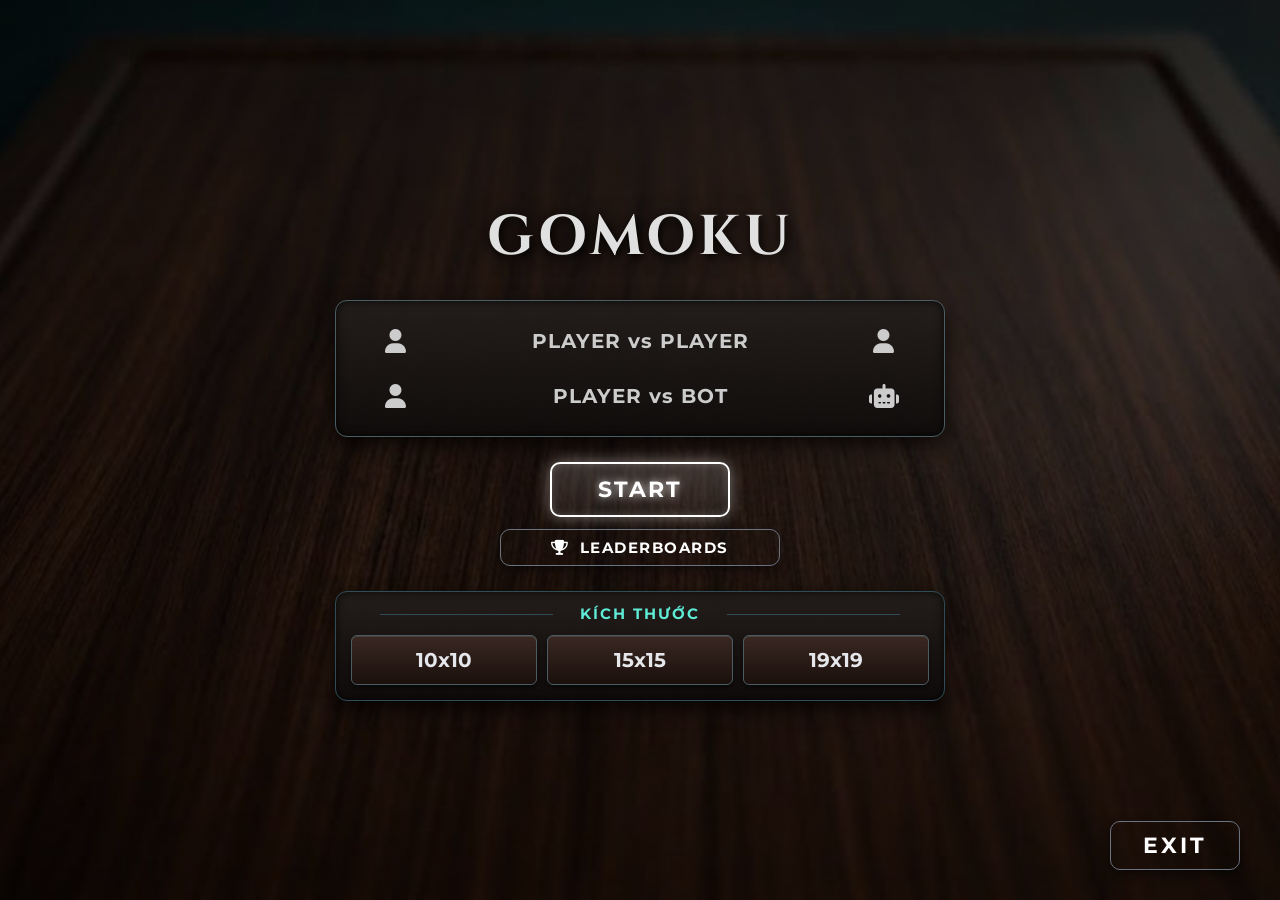
<file: giaodienmanhinh/index.html>
<!DOCTYPE html>
<html lang="vi">
<head>
    <meta charset="UTF-8">
    <meta name="viewport" content="width=device-width, initial-scale=1.0">
    <title>Gomoku Game</title>
    <link rel="stylesheet" href="https://cdnjs.cloudflare.com/ajax/libs/font-awesome/6.4.0/css/all.min.css">
    <link href="https://fonts.googleapis.com/css2?family=Cinzel:wght@700&family=Montserrat:wght@600;700&display=swap" rel="stylesheet">
    <link rel="stylesheet" href="style.css">
</head>
<body>

    <!-- 1. MÀN HÌNH MENU BAN ĐẦU -->
    <div id="menu-screen" class="game-container">
        <h1 class="title">GOMOKU</h1>
        <div class="panel mode-panel">
            <div class="mode-option">
                <i class="fa-solid fa-user icon"></i>
                <span>PLAYER vs PLAYER</span>
                <i class="fa-solid fa-user icon"></i>
            </div>
            <div class="mode-option">
                <i class="fa-solid fa-user icon"></i>
                <span>PLAYER vs BOT</span>
                <i class="fa-solid fa-robot icon"></i>
            </div>
        </div>
        <div class="action-buttons">
            <button id="start-btn" class="btn btn-main">START</button>
            <button class="btn btn-sub"><i class="fa-solid fa-trophy"></i> LEADERBOARDS</button>
        </div>
        <div class="panel size-panel">
            <div class="size-title"><span>KÍCH THƯỚC</span></div>
            <div class="size-options">
                <button class="btn-size">10x10</button>
                <button class="btn-size">15x15</button>
                <button class="btn-size">19x19</button>
            </div>
        </div>
        <button class="btn btn-exit">EXIT</button>
    </div>

    <!-- 2. MÀN HÌNH BÀN CỜ -->
    <div id="game-screen" class="game-play-container hidden">
        <h1 class="game-header-title">GOMOKU - 10x10</h1>
        
        <div class="game-layout">
            <!-- Cột trái -->
            <div class="left-sidebar">
                <div class="players-card">
                    <div class="player-box">
                        <i class="fa-solid fa-user player-icon"></i>
                        <span class="p-name">Player 1</span>
                        <span class="p-symbol symbol-x">✖</span>
                        <div class="turn-badge">➔ ĐI TIẾP</div>
                    </div>
                    <div class="player-box">
                        <i class="fa-solid fa-robot player-icon"></i>
                        <span class="p-name">Player 2</span>
                        <span class="p-symbol symbol-o">⭕</span>
                        <div class="turn-badge">➔ ĐI TIẾP</div>
                    </div>
                </div>

                <div class="panel control-panel">
                    <div class="panel-header">BẢNG ĐIỀU KHIỂN</div>
                    <div class="control-row">
                        <button class="ctrl-btn"><i class="fa-solid fa-arrow-left"></i> ĐI LẠI</button>
                        <button class="ctrl-btn"><i class="fa-solid fa-rotate-right"></i> KHÔI PHỤC</button>
                    </div>
                    <button id="save-btn" class="ctrl-btn full-btn"><i class="fa-solid fa-folder"></i> LƯU GAME</button>
                    <button id="pause-btn" class="ctrl-btn full-btn"><i class="fa-solid fa-pause"></i> DỪNG GAME</button>
                </div>
            </div>

            <!-- Bàn cờ + POPUP -->
            <div class="board-wrapper">
                <div id="board" class="gomoku-board"></div>

                <!-- POPUP DỪNG GAME -->
                <div id="pause-modal" class="win-modal hidden">
                    <div class="win-box">
                        <h2 class="win-title">TẠM DỪNG</h2>
                        <div class="win-player"></div>
                        <div class="win-divider"></div>
                        <button id="resume-btn" class="win-btn">
                            <i class="fa-solid fa-play"></i> TIẾP TỤC
                        </button>
                        <button id="quit-home-btn" class="win-btn">
                            <i class="fa-solid fa-house"></i> VỀ TRANG CHỦ
                        </button>
                    </div>
                </div>

                <!-- POPUP THẮNG CUỘC -->
                <div id="win-modal" class="win-modal hidden">
                    <div class="win-box">
                        <h2 class="win-title">THẮNG CUỘC</h2>
                        <div class="win-player">PLAYER 1</div>
                        <div class="win-divider"></div>
                        <button id="replay-btn" class="win-btn">
                            <i class="fa-solid fa-forward-step"></i> XEM LẠI TRẬN ĐẤU
                        </button>
                        <button id="win-home-btn" class="win-btn">
                            <i class="fa-solid fa-house"></i> QUAY VỀ TRANG CHỦ
                        </button>
                    </div>
                </div>
            </div>

            <!-- Cột phải: Bảng xếp hạng -->
            <div class="right-sidebar">
                <div class="panel leaderboard-panel">
                    <div class="panel-header">BẢNG XẾP HẠNG</div>
                    <div class="leaderboard-table">
                        <div class="lb-header">
                            <span>Hạng</span>
                            <span>Người chơi</span>
                        </div>
                        <div class="lb-row"><span class="rank rank-1">1</span><span class="name">A</span></div>
                        <div class="lb-row"><span class="rank rank-2">2</span><span class="name">B</span></div>
                        <div class="lb-row"><span class="rank rank-3">3</span><span class="name">C</span></div>
                        <div class="lb-row"><span class="rank">4</span><span class="name">D</span></div>
                        <div class="lb-row"><span class="rank">5</span><span class="name"></span></div>
                        <div class="lb-row"><span class="rank">6</span><span class="name"></span></div>
                        <div class="lb-row"><span class="rank">7</span><span class="name"></span></div>
                        <div class="lb-row"><span class="rank">8</span><span class="name"></span></div>
                    </div>
                </div>
            </div>
        </div>
    </div>

    <script src="script.js"></script>
</body>
</html>
</file>
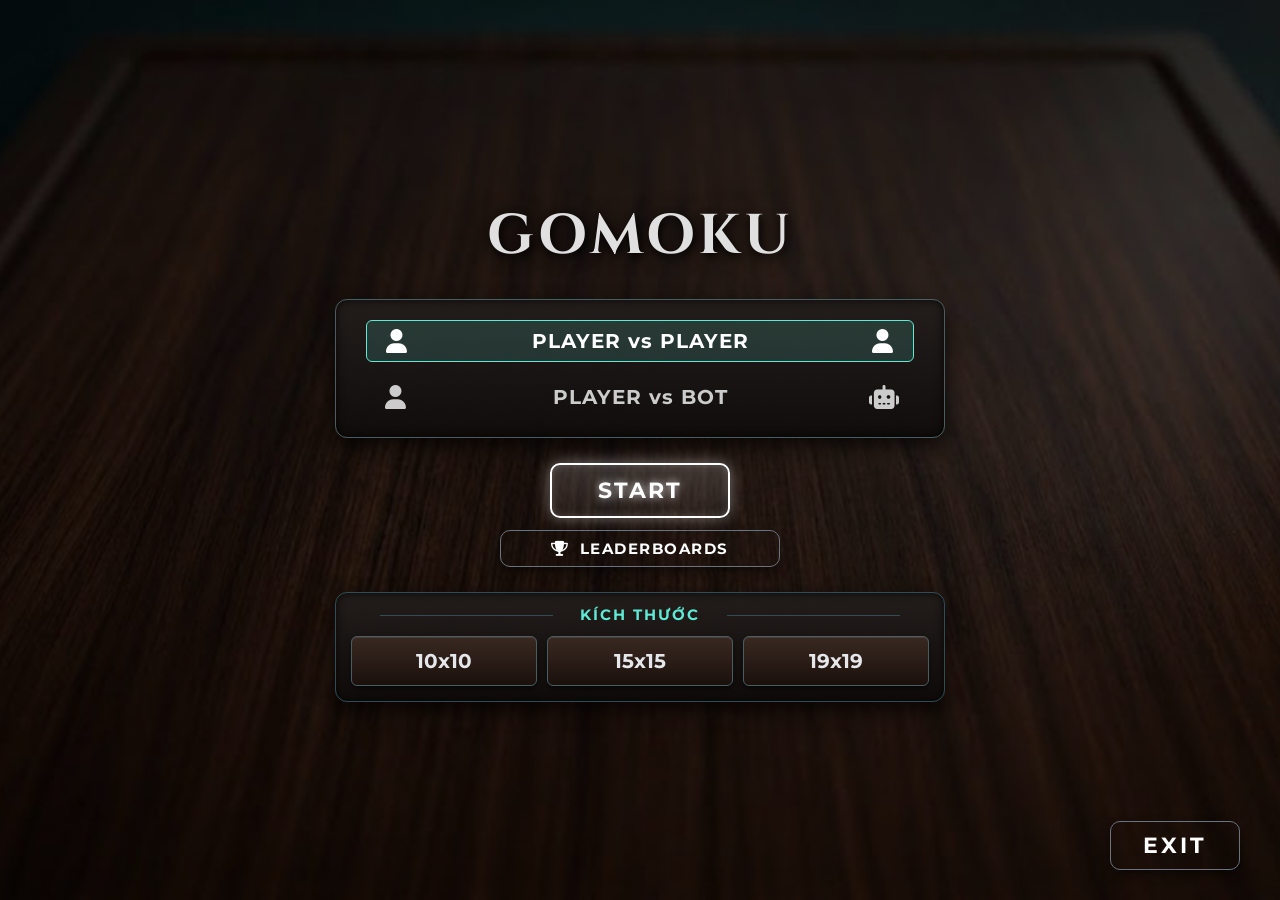
<file: giaodienmanhinhcapnhat/index.html>
<!DOCTYPE html>
<html lang="vi">
<head>
    <meta charset="UTF-8">
    <meta name="viewport" content="width=device-width, initial-scale=1.0">
    <title>Gomoku Game</title>
    <link rel="stylesheet" href="https://cdnjs.cloudflare.com/ajax/libs/font-awesome/6.4.0/css/all.min.css">
    <link href="https://fonts.googleapis.com/css2?family=Cinzel:wght@700&family=Montserrat:wght@600;700&display=swap" rel="stylesheet">
    <link rel="stylesheet" href="style.css">
</head>
<body>

    <!-- 1. MÀN HÌNH MENU BAN ĐẦU -->
    <div id="menu-screen" class="game-container">
        <h1 class="title">GOMOKU</h1>

        <div class="panel mode-panel">
            <div class="mode-option active" data-mode="pvp">
                <i class="fa-solid fa-user icon"></i>
                <span>PLAYER vs PLAYER</span>
                <i class="fa-solid fa-user icon"></i>
            </div>
            <div class="mode-option" data-mode="pvb">
                <i class="fa-solid fa-user icon"></i>
                <span>PLAYER vs BOT</span>
                <i class="fa-solid fa-robot icon"></i>
            </div>
        </div>

        <div class="action-buttons">
            <button id="start-btn" class="btn btn-main">START</button>
            <button class="btn btn-sub"><i class="fa-solid fa-trophy"></i> LEADERBOARDS</button>
        </div>

        <div class="panel size-panel">
            <div class="size-title"><span>KÍCH THƯỚC</span></div>
            <div class="size-options">
                <button class="btn-size">10x10</button>
                <button class="btn-size">15x15</button>
                <button class="btn-size">19x19</button>
            </div>
        </div>

        <button class="btn btn-exit">EXIT</button>
    </div>

    <!-- 2. MÀN HÌNH BÀN CỜ -->
    <div id="game-screen" class="game-play-container hidden">
        <h1 class="game-header-title">GOMOKU - 10x10</h1>
        
        <div class="game-layout">
            <!-- Cột trái -->
            <div class="left-sidebar">
                <div class="players-card">
                    <div class="player-box active">
                        <i class="fa-solid fa-user player-icon"></i>
                        <span class="p-name">Player 1</span>
                        <span class="p-symbol symbol-x">✖</span>
                        <div class="turn-badge">➔ ĐI TIẾP</div>
                    </div>
                    <div class="player-box">
                        <i id="p2-icon" class="fa-solid fa-user player-icon"></i>
                        <span id="p2-name" class="p-name">Player 2</span>
                        <span class="p-symbol symbol-o">⭕</span>
                        <div class="turn-badge">➔ ĐI TIẾP</div>
                    </div>
                </div>

                <div class="panel control-panel">
                    <div class="panel-header">BẢNG ĐIỀU KHIỂN</div>
                    <div class="control-row">
                        <button class="ctrl-btn"><i class="fa-solid fa-arrow-left"></i> ĐI LẠI</button>
                        <button class="ctrl-btn"><i class="fa-solid fa-rotate-right"></i> KHÔI PHỤC</button>
                    </div>
                    <button id="save-btn" class="ctrl-btn full-btn"><i class="fa-solid fa-folder"></i> LƯU GAME</button>
                    <button id="pause-btn" class="ctrl-btn full-btn"><i class="fa-solid fa-pause"></i> DỪNG GAME</button>
                </div>
            </div>

            <!-- Bàn cờ + POPUP -->
            <div class="board-wrapper">
                <div id="board" class="gomoku-board"></div>

                <!-- POPUP DỪNG GAME -->
                <div id="pause-modal" class="win-modal hidden">
                    <div class="win-box">
                        <h2 class="win-title">TẠM DỪNG</h2>
                        <div class="win-player"></div>
                        <div class="win-divider"></div>
                        <button id="resume-btn" class="win-btn">
                            <i class="fa-solid fa-play"></i> TIẾP TỤC
                        </button>
                        <button id="quit-home-btn" class="win-btn">
                            <i class="fa-solid fa-house"></i> VỀ TRANG CHỦ
                        </button>
                    </div>
                </div>

                <!-- POPUP THẮNG CUỘC -->
                <div id="win-modal" class="win-modal hidden">
                    <div class="win-box">
                        <h2 class="win-title">THẮNG CUỘC</h2>
                        <div class="win-player">PLAYER 1</div>
                        <div class="win-divider"></div>
                        <button id="replay-btn" class="win-btn">
                            <i class="fa-solid fa-forward-step"></i> XEM LẠI TRẬN ĐẤU
                        </button>
                        <button id="win-home-btn" class="win-btn">
                            <i class="fa-solid fa-house"></i> QUAY VỀ TRANG CHỦ
                        </button>
                    </div>
                </div>
            </div>

            <!-- Cột phải: Bảng xếp hạng -->
            <div class="right-sidebar">
                <div class="panel leaderboard-panel">
                    <div class="panel-header">BẢNG XẾP HẠNG</div>
                    <div class="leaderboard-table">
                        <div class="lb-header">
                            <span>Hạng</span>
                            <span>Người chơi</span>
                        </div>
                        <div class="lb-row"><span class="rank rank-1">1</span><span class="name">A</span></div>
                        <div class="lb-row"><span class="rank rank-2">2</span><span class="name">B</span></div>
                        <div class="lb-row"><span class="rank rank-3">3</span><span class="name">C</span></div>
                        <div class="lb-row"><span class="rank">4</span><span class="name">D</span></div>
                        <div class="lb-row"><span class="rank">5</span><span class="name"></span></div>
                        <div class="lb-row"><span class="rank">6</span><span class="name"></span></div>
                        <div class="lb-row"><span class="rank">7</span><span class="name"></span></div>
                        <div class="lb-row"><span class="rank">8</span><span class="name"></span></div>
                    </div>
                </div>
            </div>
        </div>
    </div>

    <script src="script.js"></script>
</body>
</html>
</file>
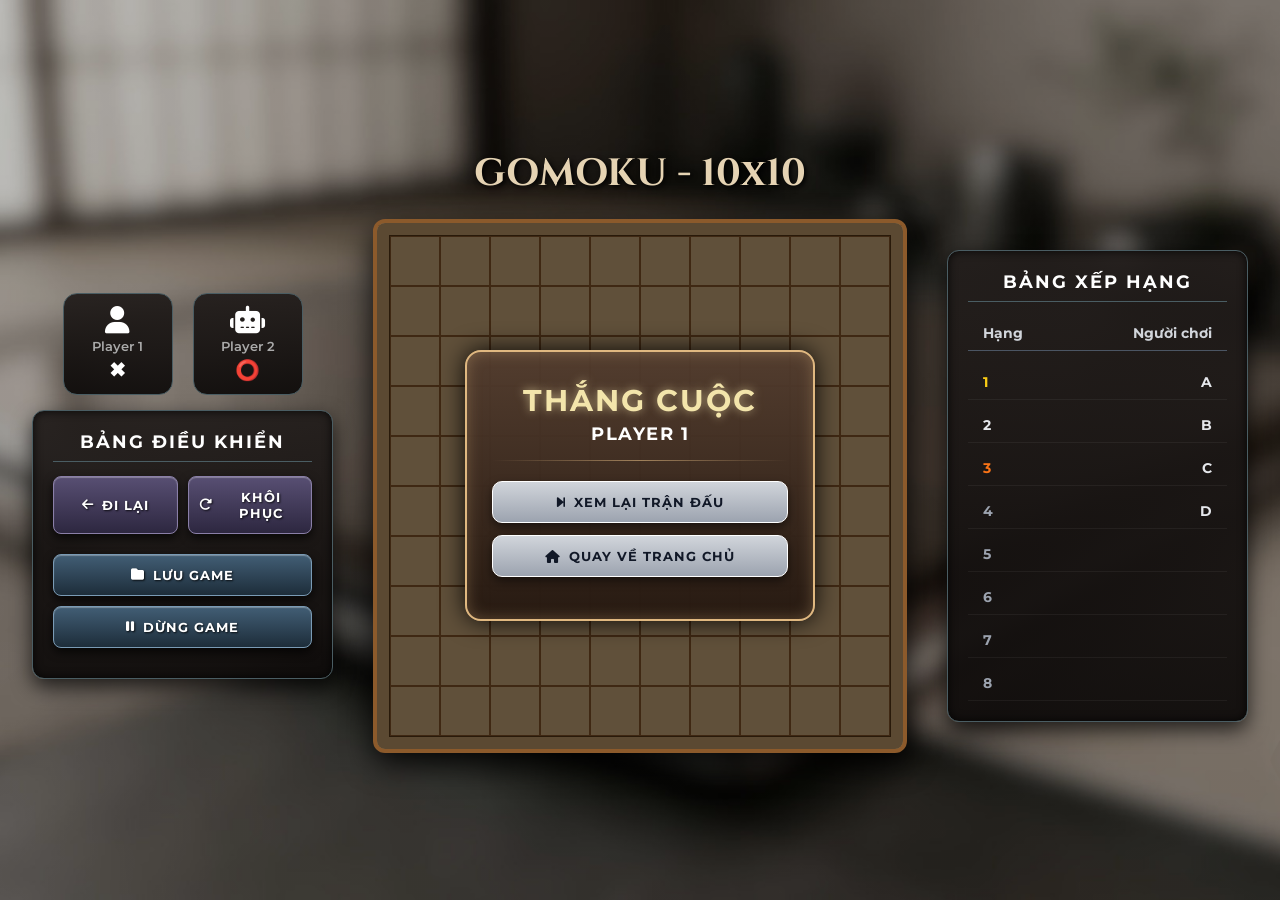
<file: giaodienmanhinh/win.html>
<!DOCTYPE html>
<html lang="vi">
<head>
    <meta charset="UTF-8">
    <meta name="viewport" content="width=device-width, initial-scale=1.0">
    <title>Gomoku - Thắng Cuộc</title>
    <link rel="stylesheet" href="https://cdnjs.cloudflare.com/ajax/libs/font-awesome/6.4.0/css/all.min.css">
    <link href="https://fonts.googleapis.com/css2?family=Cinzel:wght@700&family=Montserrat:wght@600;700&display=swap" rel="stylesheet">
    <link rel="stylesheet" href="style.css">
</head>
<body>

    <div class="game-play-container">
        <h1 class="game-header-title">GOMOKU - 10x10</h1>
        
        <div class="game-layout">
            <!-- Cột trái -->
            <div class="left-sidebar">
                <div class="players-card">
                    <div class="player-box">
                        <i class="fa-solid fa-user player-icon"></i>
                        <span class="p-name">Player 1</span>
                        <span class="p-symbol symbol-x">✖</span>
                        <div class="turn-badge">➔ ĐI TIẾP</div>
                    </div>
                    <div class="player-box">
                        <i class="fa-solid fa-robot player-icon"></i>
                        <span class="p-name">Player 2</span>
                        <span class="p-symbol symbol-o">⭕</span>
                        <div class="turn-badge">➔ ĐI TIẾP</div>
                    </div>
                </div>

                <div class="panel control-panel">
                    <div class="panel-header">BẢNG ĐIỀU KHIỂN</div>
                    <div class="control-row">
                        <button class="ctrl-btn"><i class="fa-solid fa-arrow-left"></i> ĐI LẠI</button>
                        <button class="ctrl-btn"><i class="fa-solid fa-rotate-right"></i> KHÔI PHỤC</button>
                    </div>
                    <button class="ctrl-btn full-btn"><i class="fa-solid fa-folder"></i> LƯU GAME</button>
                    <button class="ctrl-btn full-btn"><i class="fa-solid fa-pause"></i> DỪNG GAME</button>
                </div>
            </div>

            <!-- Bàn cờ & Modal Thắng cuộc hiển thị sẵn -->
            <div class="board-wrapper">
                <div id="win-board" class="gomoku-board"></div>

                <!-- KHUNG THẮNG CUỘC MẶC ĐỊNH HIỆN -->
                <div class="win-modal">
                    <div class="win-box">
                        <h2 class="win-title">THẮNG CUỘC</h2>
                        <div class="win-player">PLAYER 1</div>
                        <div class="win-divider"></div>
                        <button class="win-btn">
                            <i class="fa-solid fa-forward-step"></i> XEM LẠI TRẬN ĐẤU
                        </button>
                        <button class="win-btn" onclick="window.location.href='index.html'">
                            <i class="fa-solid fa-house"></i> QUAY VỀ TRANG CHỦ
                        </button>
                    </div>
                </div>
            </div>

            <!-- Cột phải: Bảng xếp hạng -->
            <div class="right-sidebar">
                <div class="panel leaderboard-panel">
                    <div class="panel-header">BẢNG XẾP HẠNG</div>
                    <div class="leaderboard-table">
                        <div class="lb-header">
                            <span>Hạng</span>
                            <span>Người chơi</span>
                        </div>
                        <div class="lb-row"><span class="rank rank-1">1</span><span class="name">A</span></div>
                        <div class="lb-row"><span class="rank rank-2">2</span><span class="name">B</span></div>
                        <div class="lb-row"><span class="rank rank-3">3</span><span class="name">C</span></div>
                        <div class="lb-row"><span class="rank">4</span><span class="name">D</span></div>
                        <div class="lb-row"><span class="rank">5</span><span class="name"></span></div>
                        <div class="lb-row"><span class="rank">6</span><span class="name"></span></div>
                        <div class="lb-row"><span class="rank">7</span><span class="name"></span></div>
                        <div class="lb-row"><span class="rank">8</span><span class="name"></span></div>
                    </div>
                </div>
            </div>
        </div>
    </div>

    <script>
        // Tự động dựng 100 ô cờ cho trang win.html
        const winBoard = document.getElementById('win-board');
        for (let i = 0; i < 100; i++) {
            const cell = document.createElement('div');
            cell.classList.add('cell');
            winBoard.appendChild(cell);
        }
    </script>
</body>
</html>
</file>
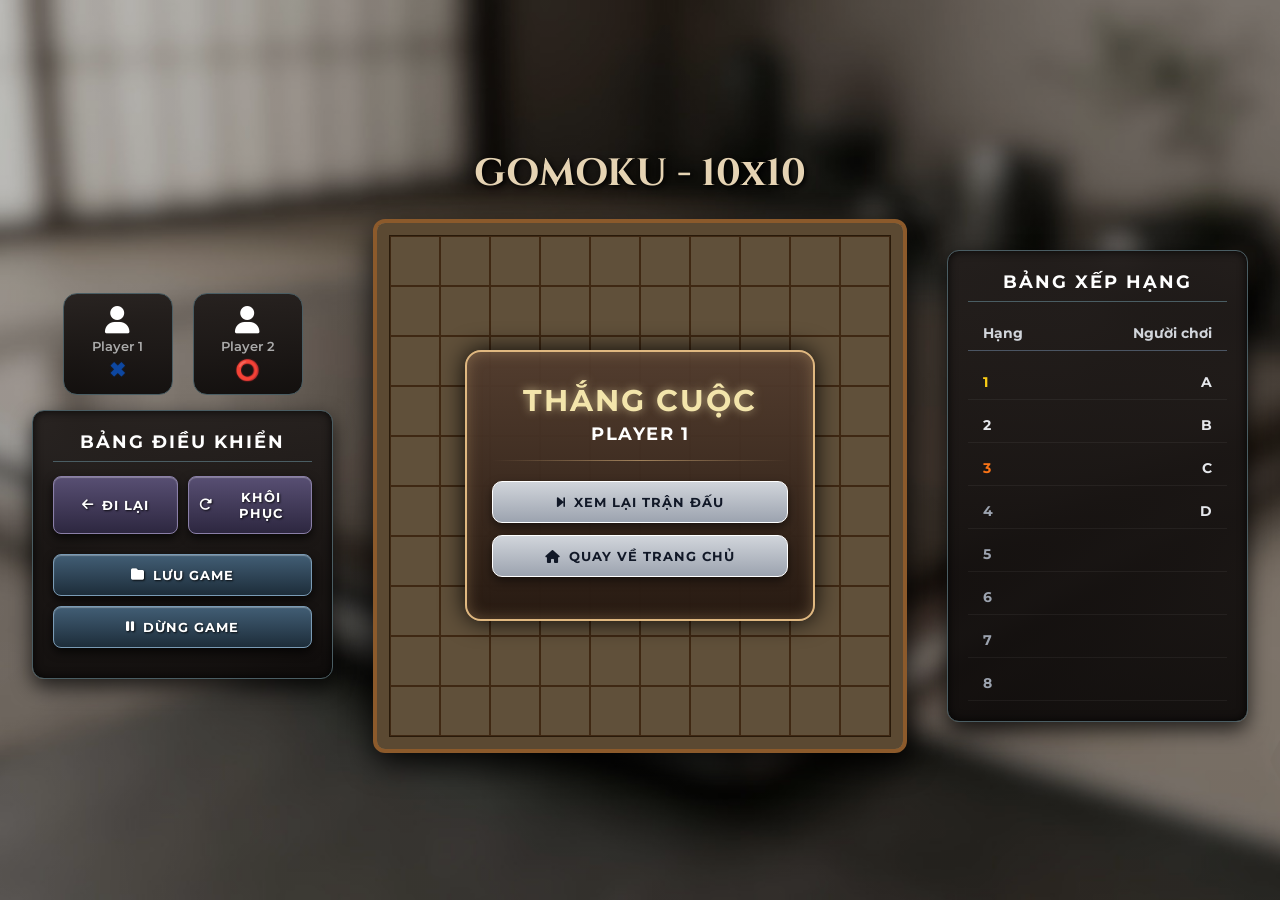
<file: giaodienmanhinhcapnhat/win.html>
<!DOCTYPE html>
<html lang="vi">
<head>
    <meta charset="UTF-8">
    <meta name="viewport" content="width=device-width, initial-scale=1.0">
    <title>Gomoku - Thắng Cuộc</title>
    <link rel="stylesheet" href="https://cdnjs.cloudflare.com/ajax/libs/font-awesome/6.4.0/css/all.min.css">
    <link href="https://fonts.googleapis.com/css2?family=Cinzel:wght@700&family=Montserrat:wght@600;700&display=swap" rel="stylesheet">
    <link rel="stylesheet" href="style.css">
</head>
<body>

    <div class="game-play-container">
        <h1 class="game-header-title">GOMOKU - 10x10</h1>
        
        <div class="game-layout">
            <!-- Cột trái -->
            <div class="left-sidebar">
                <div class="players-card">
                    <div class="player-box">
                        <i class="fa-solid fa-user player-icon"></i>
                        <span class="p-name">Player 1</span>
                        <span class="p-symbol symbol-x">✖</span>
                        <div class="turn-badge">➔ ĐI TIẾP</div>
                    </div>
                    <!-- GẮN ID ĐỂ JAVASCRIPT ĐỔI ICON VÀ TÊN -->
                    <div class="player-box">
                        <i id="win-p2-icon" class="fa-solid fa-user player-icon"></i>
                        <span id="win-p2-name" class="p-name">Player 2</span>
                        <span class="p-symbol symbol-o">⭕</span>
                        <div class="turn-badge">➔ ĐI TIẾP</div>
                    </div>
                </div>

                <div class="panel control-panel">
                    <div class="panel-header">BẢNG ĐIỀU KHIỂN</div>
                    <div class="control-row">
                        <button class="ctrl-btn"><i class="fa-solid fa-arrow-left"></i> ĐI LẠI</button>
                        <button class="ctrl-btn"><i class="fa-solid fa-rotate-right"></i> KHÔI PHỤC</button>
                    </div>
                    <button class="ctrl-btn full-btn"><i class="fa-solid fa-folder"></i> LƯU GAME</button>
                    <button class="ctrl-btn full-btn"><i class="fa-solid fa-pause"></i> DỪNG GAME</button>
                </div>
            </div>

            <!-- Bàn cờ & Modal Thắng cuộc hiển thị sẵn -->
            <div class="board-wrapper">
                <div id="win-board" class="gomoku-board"></div>

                <!-- KHUNG THẮNG CUỘC MẶC ĐỊNH HIỆN -->
                <div class="win-modal">
                    <div class="win-box">
                        <h2 class="win-title">THẮNG CUỘC</h2>
                        <div id="win-player-text" class="win-player">PLAYER 1</div>
                        <div class="win-divider"></div>
                        <button class="win-btn">
                            <i class="fa-solid fa-forward-step"></i> XEM LẠI TRẬN ĐẤU
                        </button>
                        <button class="win-btn" onclick="window.location.href='index.html'">
                            <i class="fa-solid fa-house"></i> QUAY VỀ TRANG CHỦ
                        </button>
                    </div>
                </div>
            </div>

            <!-- Cột phải: Bảng xếp hạng -->
            <div class="right-sidebar">
                <div class="panel leaderboard-panel">
                    <div class="panel-header">BẢNG XẾP HẠNG</div>
                    <div class="leaderboard-table">
                        <div class="lb-header">
                            <span>Hạng</span>
                            <span>Người chơi</span>
                        </div>
                        <div class="lb-row"><span class="rank rank-1">1</span><span class="name">A</span></div>
                        <div class="lb-row"><span class="rank rank-2">2</span><span class="name">B</span></div>
                        <div class="lb-row"><span class="rank rank-3">3</span><span class="name">C</span></div>
                        <div class="lb-row"><span class="rank">4</span><span class="name">D</span></div>
                        <div class="lb-row"><span class="rank">5</span><span class="name"></span></div>
                        <div class="lb-row"><span class="rank">6</span><span class="name"></span></div>
                        <div class="lb-row"><span class="rank">7</span><span class="name"></span></div>
                        <div class="lb-row"><span class="rank">8</span><span class="name"></span></div>
                    </div>
                </div>
            </div>
        </div>
    </div>

    <script>
        // 1. Tự động dựng 100 ô cờ cho trang win.html
        const winBoard = document.getElementById('win-board');
        if (winBoard) {
            for (let i = 0; i < 100; i++) {
                const cell = document.createElement('div');
                cell.classList.add('cell');
                winBoard.appendChild(cell);
            }
        }

        // 2. Đọc chế độ đã lưu từ localStorage để đổi giao diện Player 2
        const savedMode = localStorage.getItem('gameMode');
        const winP2Icon = document.getElementById('win-p2-icon');
        const winP2Name = document.getElementById('win-p2-name');

        if (savedMode === 'pvb') {
            // Nếu chế độ là Đấu với BOT -> Đổi icon Robot và đổi tên BOT
            if (winP2Icon) winP2Icon.className = 'fa-solid fa-robot player-icon';
            if (winP2Name) winP2Name.textContent = 'BOT';
        } else {
            // Nếu chế độ là Đấu với Người -> Giữ icon Người và tên Player 2
            if (winP2Icon) winP2Icon.className = 'fa-solid fa-user player-icon';
            if (winP2Name) winP2Name.textContent = 'Player 2';
        }
    </script>
</body>
</html>
</file>
<file: giaodienmanhinh/style.css>
/* ==========================================
   1. THIẾT LẬP CHUNG & NỀN VÂN GỖ
   ========================================== */
* {
    margin: 0;
    padding: 0;
    box-sizing: border-box;
    font-family: 'Montserrat', sans-serif;
}

body {
    width: 100vw;
    height: 100vh;
    display: flex;
    justify-content: center;
    align-items: center;
    background: linear-gradient(rgba(0, 0, 0, 0.3), rgba(0, 0, 0, 0.3)), 
                url('wood-bg.png') center/cover no-repeat;
    overflow: hidden;
}

.hidden {
    display: none !important;
}

/* ==========================================
   2. GIAO DIỆN MÀN HÌNH MENU BAN ĐẦU
   ========================================== */
.game-container {
    width: 100%;
    max-width: 650px;
    display: flex;
    flex-direction: column;
    align-items: center;
    position: relative;
    padding: 20px;
}

.title {
    font-family: 'Cinzel', serif;
    font-size: 56px;
    color: #e0e0e0;
    letter-spacing: 4px;
    text-shadow: 2px 4px 10px rgba(0, 0, 0, 0.9), 0 0 20px rgba(0, 0, 0, 0.5);
    margin-bottom: 25px;
}

.panel {
    background: linear-gradient(180deg, rgba(35, 30, 28, 0.95) 0%, rgba(15, 12, 11, 0.95) 100%);
    border: 1.5px solid #4a5d63;
    border-radius: 12px;
    box-shadow: inset 0 0 10px rgba(0, 0, 0, 0.8), 0 8px 20px rgba(0, 0, 0, 0.7);
    width: 100%;
}

.mode-panel {
    padding: 20px 30px;
    margin-bottom: 25px;
    display: flex;
    flex-direction: column;
    gap: 15px;
}

.mode-option {
    display: flex;
    justify-content: space-between;
    align-items: center;
    color: #cccccc;
    font-weight: 700;
    font-size: 20px;
    letter-spacing: 1px;
    padding: 8px 15px;
    cursor: pointer;
    border-radius: 6px;
    transition: all 0.2s ease;
}

.mode-option .icon {
    font-size: 24px;
    width: 30px;
    text-align: center;
}

.mode-option:hover {
    color: #ffffff;
    background: rgba(255, 255, 255, 0.05);
}

.action-buttons {
    display: flex;
    flex-direction: column;
    align-items: center;
    gap: 12px;
    width: 100%;
    margin-bottom: 25px;
}

.btn {
    background: transparent;
    color: #ffffff;
    border: 1.5px solid #6b7280;
    border-radius: 10px;
    font-weight: 700;
    cursor: pointer;
    box-shadow: 0 4px 10px rgba(0, 0, 0, 0.5);
    transition: all 0.2s ease;
}

.btn-main {
    width: 180px;
    padding: 12px 0;
    font-size: 22px;
    letter-spacing: 2px;
    background: linear-gradient(180deg, rgba(255, 255, 255, 0.15) 0%, rgba(255, 255, 255, 0.05) 100%);
    border: 2px solid #ffffff;
    box-shadow: 0 0 15px rgba(255, 255, 255, 0.4), inset 0 0 8px rgba(255, 255, 255, 0.2);
    text-shadow: 0 0 8px rgba(255, 255, 255, 0.8);
}

.btn-main:hover {
    background: rgba(255, 255, 255, 0.25);
    box-shadow: 0 0 20px rgba(255, 255, 255, 0.6);
    transform: scale(1.03);
}

.btn-sub {
    width: 280px;
    padding: 8px 0;
    font-size: 15px;
    letter-spacing: 1.5px;
    display: flex;
    align-items: center;
    justify-content: center;
    gap: 10px;
}

.btn-sub:hover {
    border-color: #9ca3af;
    background: rgba(255, 255, 255, 0.05);
}

.size-panel {
    padding: 12px 15px 15px 15px;
    border-color: #2e4d56;
}

.size-title {
    text-align: center;
    position: relative;
    margin-bottom: 12px;
}

.size-title span {
    color: #5eead4;
    font-size: 15px;
    font-weight: 700;
    letter-spacing: 2px;
    padding: 0 10px;
}

.size-title::before, .size-title::after {
    content: "";
    position: absolute;
    top: 50%;
    width: 30%;
    height: 1px;
    background-color: #2e4d56;
}
.size-title::before { left: 5%; }
.size-title::after { right: 5%; }

.size-options {
    display: flex;
    gap: 10px;
}

.btn-size {
    flex: 1;
    padding: 12px 0;
    background: linear-gradient(180deg, #3a2822 0%, #1a100c 100%);
    border: 1px solid #4a5d63;
    border-radius: 6px;
    color: #e5e7eb;
    font-size: 20px;
    font-weight: 700;
    cursor: pointer;
    box-shadow: inset 0 1px 0 rgba(255,255,255,0.1), 0 3px 6px rgba(0,0,0,0.6);
    transition: all 0.25s ease;
}

.btn-size:hover {
    background: linear-gradient(180deg, rgba(94, 234, 212, 0.25) 0%, rgba(26, 16, 12, 0.8) 100%);
    border-color: #5eead4;
    color: #ffffff;
    box-shadow: 0 0 15px rgba(94, 234, 212, 0.5), inset 0 0 8px rgba(94, 234, 212, 0.2);
    transform: scale(1.03);
}

.btn-exit {
    position: fixed;
    bottom: 30px;
    right: 40px;
    width: 130px;
    padding: 10px 0;
    font-size: 22px;
    letter-spacing: 3px;
}

.btn-exit:hover {
    border-color: #9ca3af;
    background: rgba(255, 255, 255, 0.05);
}

/* ==========================================
   3. GIAO DIỆN MÀN HÌNH BÀN CỜ
   ========================================== */
.game-play-container {
    width: 100vw;
    height: 100vh;
    display: flex;
    flex-direction: column;
    align-items: center;
    justify-content: center;
    position: relative;
    padding: 20px;
    background: linear-gradient(rgba(0, 0, 0, 0.2), rgba(0, 0, 0, 0.2)), 
                url('room-bg.png') center/cover no-repeat;
}

.game-header-title {
    font-family: 'Cinzel', serif;
    color: #e5d3b3;
    font-size: 38px;
    margin-bottom: 20px;
    text-shadow: 2px 2px 5px #000;
}

.game-layout {
    display: flex;
    gap: 40px;
    align-items: center;
    justify-content: center;
    width: 95vw;
    max-width: 1400px;
}

.left-sidebar, .right-sidebar {
    display: flex;
    flex-direction: column;
    gap: 15px;
    width: 350px; 
}

/* THẺ PLAYER HÌNH CHỮ NHẬT ĐỨNG THON GỌN */
.players-card {
    display: flex;
    justify-content: center;
    gap: 20px;
}

.player-box {
    background: linear-gradient(180deg, rgba(35, 30, 28, 0.95) 0%, rgba(15, 12, 11, 0.95) 100%);
    border: 1.5px solid #4a5d63;
    border-radius: 14px;
    padding: 12px 16px;
    width: 110px;
    display: flex;
    flex-direction: column;
    align-items: center;
    color: #fff;
    position: relative;
    cursor: pointer;
    transition: all 0.25s ease;
}

.player-icon { font-size: 28px; margin-bottom: 4px; }
.p-name { font-size: 13px; color: #aaa; font-weight: 600; }
.p-symbol { font-size: 20px; font-weight: bold; margin-top: 4px; }

.turn-badge {
    display: none;
    position: absolute;
    bottom: -11px;
    background: #14b8a6;
    color: #ffffff;
    font-size: 9px;
    padding: 2px 8px;
    border-radius: 10px;
    font-weight: bold;
    box-shadow: 0 0 8px rgba(94, 234, 212, 0.6);
    white-space: nowrap;
}

.player-box:hover {
    border-color: #5eead4;
    box-shadow: 0 0 15px rgba(94, 234, 212, 0.5);
}

.player-box:hover .turn-badge {
    display: block;
}

/* BẢNG ĐIỀU KHIỂN */
.panel-header {
    text-align: center;
    color: #ffffff;
    font-weight: 700;
    font-size: 18px;
    margin-bottom: 14px;
    padding-bottom: 8px;
    border-bottom: 1px solid #4a5d63;
    letter-spacing: 2px;
    text-transform: uppercase;
}

.control-panel { 
    padding: 20px;
}

.control-row { display: flex; gap: 10px; margin-bottom: 10px; }

/* THIẾT LẬP CHUNG CHO NÚT BẢNG ĐIỀU KHIỂN */
.ctrl-btn {
    color: #ffffff;
    padding: 12px 10px;
    border-radius: 8px;
    font-size: 13px;
    font-weight: 700;
    letter-spacing: 1px;
    cursor: pointer;
    width: 100%;
    margin-bottom: 10px;
    box-shadow: 0 4px 10px rgba(0, 0, 0, 0.7), inset 0 1px 1px rgba(255, 255, 255, 0.3);
    text-shadow: 1px 1px 2px rgba(0, 0, 0, 0.8);
    transition: all 0.2s ease;
    display: flex;
    align-items: center;
    justify-content: center;
    gap: 8px;
}

/* 1. NÚT ĐI LẠI VÀ KHÔI PHỤC (HÀNG TRÊN) -> MÀU TÍM METALLIC */
.control-row .ctrl-btn {
    background: linear-gradient(180deg, #584f73 0%, #2d2740 100%);
    border: 1.5px solid #8a7fa8;
}

.control-row .ctrl-btn:hover {
    background: linear-gradient(180deg, #6c628a 0%, #3a3252 100%);
    border-color: #ffffff;
    box-shadow: 0 0 12px rgba(138, 127, 168, 0.6);
    transform: translateY(-1px);
}

/* 2. NÚT LƯU GAME VÀ DỪNG GAME (HÀNG DƯỚI) -> MÀU XANH STEEL BLUE METALLIC */
.control-panel > .ctrl-btn {
    background: linear-gradient(180deg, #425e75 0%, #1d2d3a 100%);
    border: 1.5px solid #7a9bb5;
}

.control-panel > .ctrl-btn:hover {
    background: linear-gradient(180deg, #52738f 0%, #263a4a 100%);
    border-color: #ffffff;
    box-shadow: 0 0 12px rgba(122, 155, 181, 0.6);
    transform: translateY(-1px);
}

/* BÀN CỜ 10X10 */
.board-wrapper {
    position: relative;
    background: #cba36f;
    padding: 12px;
    border-radius: 12px;
    box-shadow: 0 10px 30px rgba(0,0,0,0.85);
    border: 4px solid #8c5a2b;
}

.gomoku-board {
    display: grid;
    grid-template-columns: repeat(10, 50px);
    grid-template-rows: repeat(10, 50px);
    background-color: #d6b280;
    border: 1px solid #5c3a17;
}

.cell { border: 1px solid #8c5a2b; }

/* BẢNG XẾP HẠNG BÊN PHẢI */
.leaderboard-panel {
    padding: 20px;
}

.leaderboard-table {
    display: flex;
    flex-direction: column;
    gap: 8px;
}

.lb-header, .lb-row {
    display: flex;
    justify-content: space-between;
    padding: 8px 15px;
    font-size: 14px;
    font-weight: bold;
}

.lb-header {
    color: #d1d5db;
    border-bottom: 1px solid #4b5563;
    margin-bottom: 6px;
}

.lb-row {
    color: #e5e7eb;
    border-bottom: 1px solid rgba(255,255,255,0.05);
}

.rank { width: 40px; color: #9ca3af; }
.rank-1 { color: #facc15; }
.rank-2 { color: #e5e7eb; }
.rank-3 { color: #f97316; }

/* POPUP MODAL (THẮNG CUỘC & DỪNG GAME) */
.win-modal {
    position: absolute;
    top: 0;
    left: 0;
    width: 100%;
    height: 100%;
    background: rgba(0, 0, 0, 0.55);
    display: flex;
    justify-content: center;
    align-items: center;
    border-radius: 8px;
    z-index: 10;
}

.win-box {
    background: linear-gradient(180deg, rgba(82, 60, 46, 0.95) 0%, rgba(38, 25, 17, 0.98) 100%);
    border: 2px solid #e0b880;
    border-radius: 16px;
    padding: 30px 25px;
    width: 350px;
    text-align: center;
    box-shadow: 0 0 25px rgba(0,0,0,0.9), inset 0 0 15px rgba(224, 184, 128, 0.3);
}

.win-title {
    font-size: 30px;
    color: #f3e5ab;
    letter-spacing: 2px;
    text-shadow: 0 0 10px rgba(243, 229, 171, 0.6);
    margin-bottom: 4px;
}

.win-player {
    font-size: 18px;
    font-weight: bold;
    color: #ffffff;
    letter-spacing: 1.5px;
    margin-bottom: 15px;
}

.win-divider {
    height: 1px;
    background: linear-gradient(90deg, transparent, rgba(224, 184, 128, 0.6), transparent);
    margin-bottom: 20px;
}

.win-btn {
    width: 100%;
    padding: 12px 0;
    margin-bottom: 12px;
    background: linear-gradient(180deg, #d1d5db 0%, #9ca3af 100%);
    border: 1px solid #ffffff;
    border-radius: 10px;
    color: #111827;
    font-size: 13px;
    font-weight: bold;
    letter-spacing: 1px;
    cursor: pointer;
    box-shadow: 0 4px 10px rgba(0,0,0,0.5);
    transition: all 0.2s ease;
    display: flex;
    align-items: center;
    justify-content: center;
    gap: 8px;
}

.win-btn:hover {
    background: linear-gradient(180deg, #ffffff 0%, #d1d5db 100%);
    transform: scale(1.03);
    box-shadow: 0 0 15px rgba(255, 255, 255, 0.6);
}
</file>
<file: giaodienmanhinhcapnhat/style.css>
/* ==========================================
   1. THIẾT LẬP CHUNG & NỀN VÂN GỖ
   ========================================== */
* {
    margin: 0;
    padding: 0;
    box-sizing: border-box;
    font-family: 'Montserrat', sans-serif;
}

body {
    width: 100vw;
    height: 100vh;
    display: flex;
    justify-content: center;
    align-items: center;
    background: linear-gradient(rgba(0, 0, 0, 0.3), rgba(0, 0, 0, 0.3)), 
                url('wood-bg.png') center/cover no-repeat;
    overflow: hidden;
}

.hidden {
    display: none !important;
}

/* ==========================================
   2. GIAO DIỆN MÀN HÌNH MENU BAN ĐẦU
   ========================================== */
.game-container {
    width: 100%;
    max-width: 650px;
    display: flex;
    flex-direction: column;
    align-items: center;
    position: relative;
    padding: 20px;
}

.title {
    font-family: 'Cinzel', serif;
    font-size: 56px;
    color: #e0e0e0;
    letter-spacing: 4px;
    text-shadow: 2px 4px 10px rgba(0, 0, 0, 0.9), 0 0 20px rgba(0, 0, 0, 0.5);
    margin-bottom: 25px;
}

.panel {
    background: linear-gradient(180deg, rgba(35, 30, 28, 0.95) 0%, rgba(15, 12, 11, 0.95) 100%);
    border: 1.5px solid #4a5d63;
    border-radius: 12px;
    box-shadow: inset 0 0 10px rgba(0, 0, 0, 0.8), 0 8px 20px rgba(0, 0, 0, 0.7);
    width: 100%;
}

.mode-panel {
    padding: 20px 30px;
    margin-bottom: 25px;
    display: flex;
    flex-direction: column;
    gap: 15px;
}

.mode-option {
    display: flex;
    justify-content: space-between;
    align-items: center;
    color: #cccccc;
    font-weight: 700;
    font-size: 20px;
    letter-spacing: 1px;
    padding: 8px 15px;
    cursor: pointer;
    border-radius: 6px;
    transition: all 0.2s ease;
}

.mode-option .icon {
    font-size: 24px;
    width: 30px;
    text-align: center;
}

.mode-option:hover {
    color: #ffffff;
    background: rgba(255, 255, 255, 0.05);
}

.action-buttons {
    display: flex;
    flex-direction: column;
    align-items: center;
    gap: 12px;
    width: 100%;
    margin-bottom: 25px;
}

.btn {
    background: transparent;
    color: #ffffff;
    border: 1.5px solid #6b7280;
    border-radius: 10px;
    font-weight: 700;
    cursor: pointer;
    box-shadow: 0 4px 10px rgba(0, 0, 0, 0.5);
    transition: all 0.2s ease;
}

.btn-main {
    width: 180px;
    padding: 12px 0;
    font-size: 22px;
    letter-spacing: 2px;
    background: linear-gradient(180deg, rgba(255, 255, 255, 0.15) 0%, rgba(255, 255, 255, 0.05) 100%);
    border: 2px solid #ffffff;
    box-shadow: 0 0 15px rgba(255, 255, 255, 0.4), inset 0 0 8px rgba(255, 255, 255, 0.2);
    text-shadow: 0 0 8px rgba(255, 255, 255, 0.8);
}

.btn-main:hover {
    background: rgba(255, 255, 255, 0.25);
    box-shadow: 0 0 20px rgba(255, 255, 255, 0.6);
    transform: scale(1.03);
}

.btn-sub {
    width: 280px;
    padding: 8px 0;
    font-size: 15px;
    letter-spacing: 1.5px;
    display: flex;
    align-items: center;
    justify-content: center;
    gap: 10px;
}

.btn-sub:hover {
    border-color: #9ca3af;
    background: rgba(255, 255, 255, 0.05);
}

.size-panel {
    padding: 12px 15px 15px 15px;
    border-color: #2e4d56;
}

.size-title {
    text-align: center;
    position: relative;
    margin-bottom: 12px;
}

.size-title span {
    color: #5eead4;
    font-size: 15px;
    font-weight: 700;
    letter-spacing: 2px;
    padding: 0 10px;
}

.size-title::before, .size-title::after {
    content: "";
    position: absolute;
    top: 50%;
    width: 30%;
    height: 1px;
    background-color: #2e4d56;
}
.size-title::before { left: 5%; }
.size-title::after { right: 5%; }

.size-options {
    display: flex;
    gap: 10px;
}

.btn-size {
    flex: 1;
    padding: 12px 0;
    background: linear-gradient(180deg, #3a2822 0%, #1a100c 100%);
    border: 1px solid #4a5d63;
    border-radius: 6px;
    color: #e5e7eb;
    font-size: 20px;
    font-weight: 700;
    cursor: pointer;
    box-shadow: inset 0 1px 0 rgba(255,255,255,0.1), 0 3px 6px rgba(0,0,0,0.6);
    transition: all 0.25s ease;
}

.btn-size:hover {
    background: linear-gradient(180deg, rgba(94, 234, 212, 0.25) 0%, rgba(26, 16, 12, 0.8) 100%);
    border-color: #5eead4;
    color: #ffffff;
    box-shadow: 0 0 15px rgba(94, 234, 212, 0.5), inset 0 0 8px rgba(94, 234, 212, 0.2);
    transform: scale(1.03);
}

.btn-exit {
    position: fixed;
    bottom: 30px;
    right: 40px;
    width: 130px;
    padding: 10px 0;
    font-size: 22px;
    letter-spacing: 3px;
}

.btn-exit:hover {
    border-color: #9ca3af;
    background: rgba(255, 255, 255, 0.05);
}

/* ==========================================
   3. GIAO DIỆN MÀN HÌNH BÀN CỜ
   ========================================== */
.game-play-container {
    width: 100vw;
    height: 100vh;
    display: flex;
    flex-direction: column;
    align-items: center;
    justify-content: center;
    position: relative;
    padding: 20px;
    background: linear-gradient(rgba(0, 0, 0, 0.2), rgba(0, 0, 0, 0.2)), 
                url('room-bg.png') center/cover no-repeat;
}

.game-header-title {
    font-family: 'Cinzel', serif;
    color: #e5d3b3;
    font-size: 38px;
    margin-bottom: 20px;
    text-shadow: 2px 2px 5px #000;
}

.game-layout {
    display: flex;
    gap: 40px;
    align-items: center;
    justify-content: center;
    width: 95vw;
    max-width: 1400px;
}

.left-sidebar, .right-sidebar {
    display: flex;
    flex-direction: column;
    gap: 15px;
    width: 350px; 
}

/* THẺ PLAYER HÌNH CHỮ NHẬT ĐỨNG THON GỌN */
/* ==========================================
   3. GIAO DIỆN MÀN HÌNH BÀN CỜ - PHẦN SỬA PLAYER
   ========================================== */

/* THẺ PLAYER HÌNH CHỮ NHẬT ĐỨNG THON GỌN */
.players-card {
    display: flex;
    justify-content: center;
    gap: 20px;
}

.player-box {
    background: linear-gradient(180deg, rgba(35, 30, 28, 0.95) 0%, rgba(15, 12, 11, 0.95) 100%);
    border: 1.5px solid #4a5d63;
    border-radius: 14px;
    padding: 12px 16px;
    width: 110px;
    display: flex;
    flex-direction: column;
    align-items: center;
    color: #fff;
    position: relative;
    cursor: pointer;
    transition: all 0.25s ease;
}

.player-icon { font-size: 28px; margin-bottom: 4px; }
.p-name { font-size: 13px; color: #aaa; font-weight: 600; }
.p-symbol { font-size: 20px; font-weight: bold; margin-top: 4px; }

/* MẶC ĐỊNH ẨN THẺ LƯỢT ĐI */
.turn-badge {
    display: none !important;
    position: absolute;
    bottom: -11px;
    background: #14b8a6;
    color: #ffffff;
    font-size: 9px;
    padding: 2px 8px;
    border-radius: 10px;
    font-weight: bold;
    box-shadow: 0 0 8px rgba(94, 234, 212, 0.6);
    white-space: nowrap;
}

/* CHỈ HIỂN THỊ "➔ ĐI TIẾP" KHI ĐẾN LƯỢT (CÓ CLASS .active) */
.player-box.active .turn-badge {
    display: block !important;
}

/* VIỀN PHÁT SÁNG CHO PLAYER ĐANG ĐẾN LƯỢT */
.player-box.active {
    border-color: #5eead4 !important;
    box-shadow: 0 0 15px rgba(94, 234, 212, 0.5) !important;
}

/* BẢNG ĐIỀU KHIỂN */
.panel-header {
    text-align: center;
    color: #ffffff;
    font-weight: 700;
    font-size: 18px;
    margin-bottom: 14px;
    padding-bottom: 8px;
    border-bottom: 1px solid #4a5d63;
    letter-spacing: 2px;
    text-transform: uppercase;
}

.control-panel { 
    padding: 20px;
}

.control-row { display: flex; gap: 10px; margin-bottom: 10px; }

/* THIẾT LẬP CHUNG CHO NÚT BẢNG ĐIỀU KHIỂN */
.ctrl-btn {
    color: #ffffff;
    padding: 12px 10px;
    border-radius: 8px;
    font-size: 13px;
    font-weight: 700;
    letter-spacing: 1px;
    cursor: pointer;
    width: 100%;
    margin-bottom: 10px;
    box-shadow: 0 4px 10px rgba(0, 0, 0, 0.7), inset 0 1px 1px rgba(255, 255, 255, 0.3);
    text-shadow: 1px 1px 2px rgba(0, 0, 0, 0.8);
    transition: all 0.2s ease;
    display: flex;
    align-items: center;
    justify-content: center;
    gap: 8px;
}

/* 1. NÚT ĐI LẠI VÀ KHÔI PHỤC (HÀNG TRÊN) -> MÀU TÍM METALLIC */
.control-row .ctrl-btn {
    background: linear-gradient(180deg, #584f73 0%, #2d2740 100%);
    border: 1.5px solid #8a7fa8;
}

.control-row .ctrl-btn:hover {
    background: linear-gradient(180deg, #6c628a 0%, #3a3252 100%);
    border-color: #ffffff;
    box-shadow: 0 0 12px rgba(138, 127, 168, 0.6);
    transform: translateY(-1px);
}

/* 2. NÚT LƯU GAME VÀ DỪNG GAME (HÀNG DƯỚI) -> MÀU XANH STEEL BLUE METALLIC */
.control-panel > .ctrl-btn {
    background: linear-gradient(180deg, #425e75 0%, #1d2d3a 100%);
    border: 1.5px solid #7a9bb5;
}

.control-panel > .ctrl-btn:hover {
    background: linear-gradient(180deg, #52738f 0%, #263a4a 100%);
    border-color: #ffffff;
    box-shadow: 0 0 12px rgba(122, 155, 181, 0.6);
    transform: translateY(-1px);
}

/* BÀN CỜ 10X10 */
.board-wrapper {
    position: relative;
    background: #cba36f;
    padding: 12px;
    border-radius: 12px;
    box-shadow: 0 10px 30px rgba(0,0,0,0.85);
    border: 4px solid #8c5a2b;
}

.gomoku-board {
    display: grid;
    grid-template-columns: repeat(10, 50px);
    grid-template-rows: repeat(10, 50px);
    background-color: #d6b280;
    border: 1px solid #5c3a17;
}

.cell { border: 1px solid #8c5a2b; }

/* BẢNG XẾP HẠNG BÊN PHẢI */
.leaderboard-panel {
    padding: 20px;
}

.leaderboard-table {
    display: flex;
    flex-direction: column;
    gap: 8px;
}

.lb-header, .lb-row {
    display: flex;
    justify-content: space-between;
    padding: 8px 15px;
    font-size: 14px;
    font-weight: bold;
}

.lb-header {
    color: #d1d5db;
    border-bottom: 1px solid #4b5563;
    margin-bottom: 6px;
}

.lb-row {
    color: #e5e7eb;
    border-bottom: 1px solid rgba(255,255,255,0.05);
}

.rank { width: 40px; color: #9ca3af; }
.rank-1 { color: #facc15; }
.rank-2 { color: #e5e7eb; }
.rank-3 { color: #f97316; }

/* POPUP MODAL (THẮNG CUỘC & DỪNG GAME) */
.win-modal {
    position: absolute;
    top: 0;
    left: 0;
    width: 100%;
    height: 100%;
    background: rgba(0, 0, 0, 0.55);
    display: flex;
    justify-content: center;
    align-items: center;
    border-radius: 8px;
    z-index: 10;
}

.win-box {
    background: linear-gradient(180deg, rgba(82, 60, 46, 0.95) 0%, rgba(38, 25, 17, 0.98) 100%);
    border: 2px solid #e0b880;
    border-radius: 16px;
    padding: 30px 25px;
    width: 350px;
    text-align: center;
    box-shadow: 0 0 25px rgba(0,0,0,0.9), inset 0 0 15px rgba(224, 184, 128, 0.3);
}

.win-title {
    font-size: 30px;
    color: #f3e5ab;
    letter-spacing: 2px;
    text-shadow: 0 0 10px rgba(243, 229, 171, 0.6);
    margin-bottom: 4px;
}

.win-player {
    font-size: 18px;
    font-weight: bold;
    color: #ffffff;
    letter-spacing: 1.5px;
    margin-bottom: 15px;
}

.win-divider {
    height: 1px;
    background: linear-gradient(90deg, transparent, rgba(224, 184, 128, 0.6), transparent);
    margin-bottom: 20px;
}

.win-btn {
    width: 100%;
    padding: 12px 0;
    margin-bottom: 12px;
    background: linear-gradient(180deg, #d1d5db 0%, #9ca3af 100%);
    border: 1px solid #ffffff;
    border-radius: 10px;
    color: #111827;
    font-size: 13px;
    font-weight: bold;
    letter-spacing: 1px;
    cursor: pointer;
    box-shadow: 0 4px 10px rgba(0,0,0,0.5);
    transition: all 0.2s ease;
    display: flex;
    align-items: center;
    justify-content: center;
    gap: 8px;
}

.win-btn:hover {
    background: linear-gradient(180deg, #ffffff 0%, #d1d5db 100%);
    transform: scale(1.03);
    box-shadow: 0 0 15px rgba(255, 255, 255, 0.6);
}
/* ==========================================
   4. THIẾT LẬP MÀU SẮC VÀ KIỂU CHO QUÂN CỜ
   ========================================== */

/* Căn giữa quân cờ trong từng ô */
.cell {
    border: 1px solid #8c5a2b;
    display: flex;
    align-items: center;
    justify-content: center;
    font-size: 28px;
    font-weight: bold;
    cursor: pointer;
    user-select: none;
    transition: background-color 0.15s ease;
}

/* Hiệu ứng di chuột qua ô cờ */
.cell:hover {
    background-color: #c8a370;
}

/* Quân X: Màu xanh biển đậm (Dark Navy/Blue) */
.symbol-x {
    color: #0d47a1 !important;
    text-shadow: 0 0 2px rgba(13, 71, 161, 0.4);
}

/* Quân O: Màu đỏ (Crimson Red) */
.symbol-o {
    color: #d32f2f !important;
    text-shadow: 0 0 2px rgba(211, 47, 47, 0.4);
}
/* Hiệu ứng chọn chế độ ở Menu */
.mode-option.active {
    background: rgba(94, 234, 212, 0.15) !important;
    border: 1px solid #5eead4;
    color: #ffffff;
}
</file>
